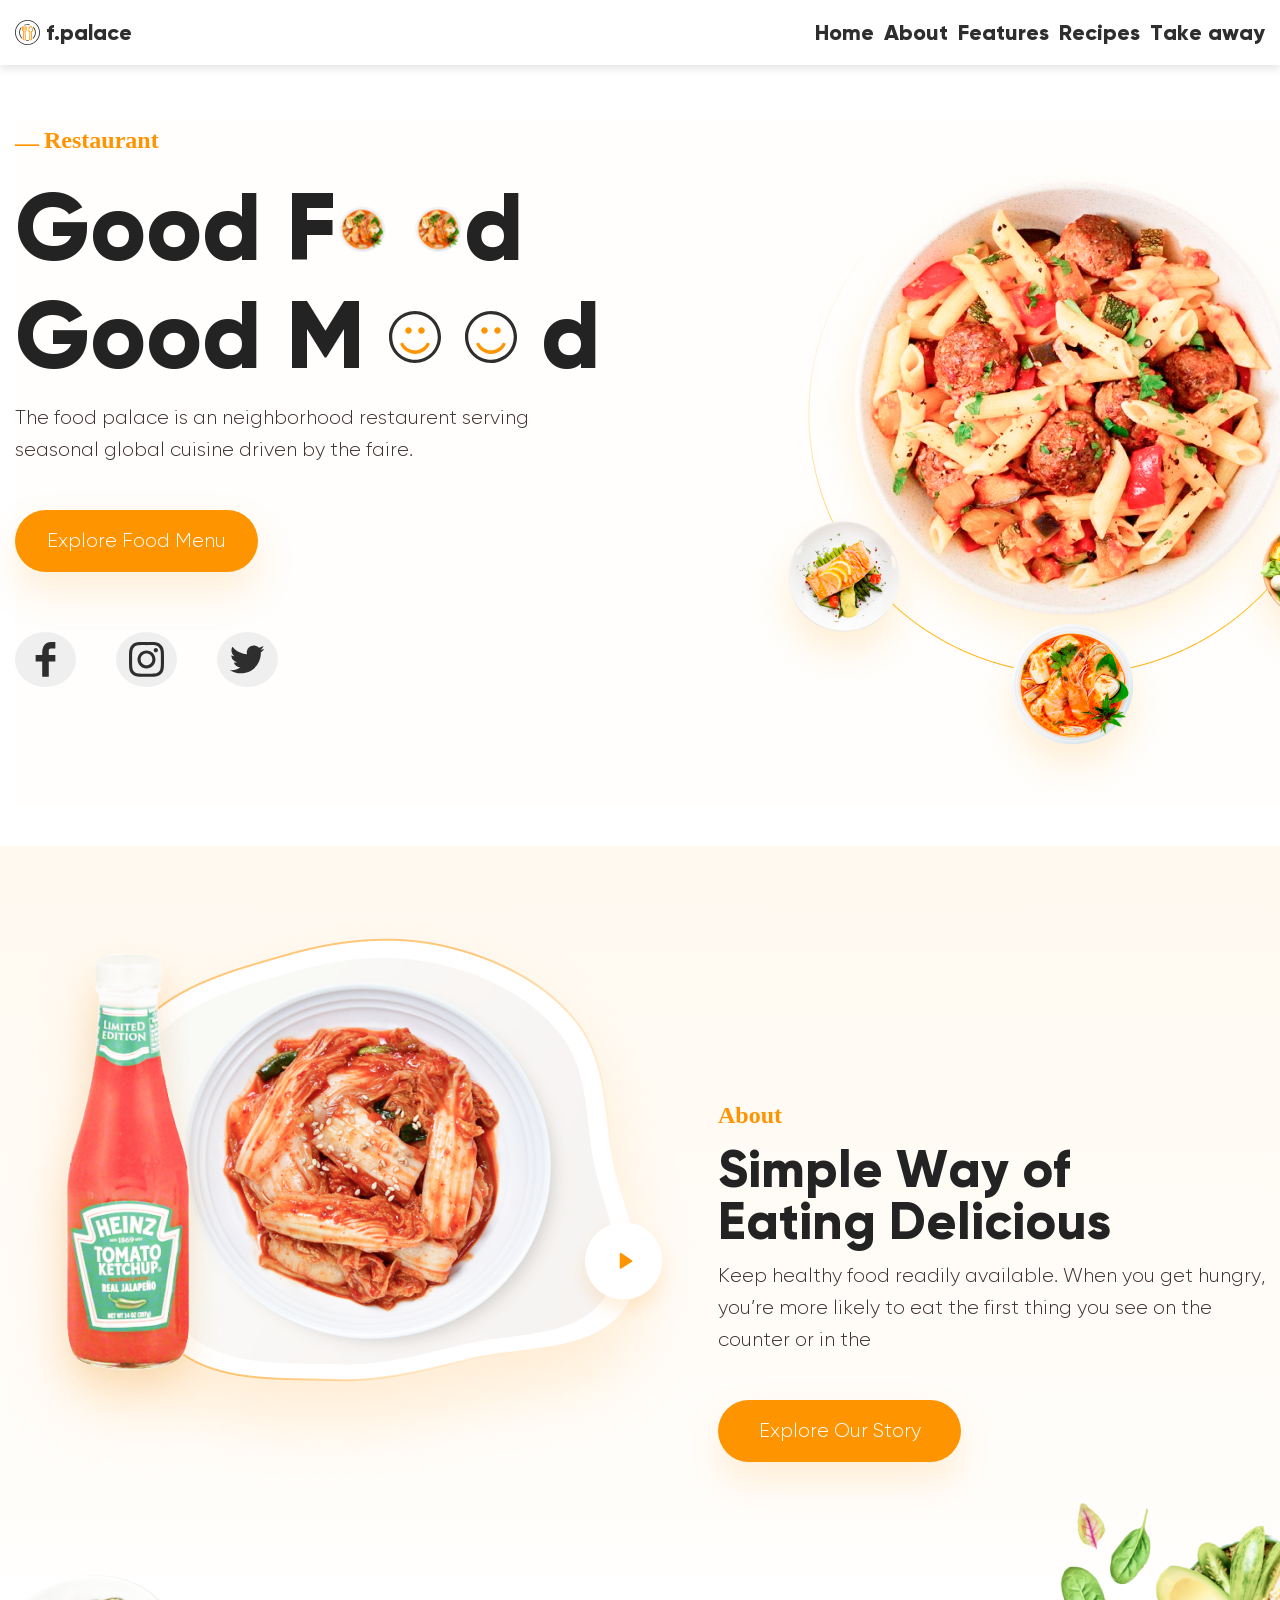
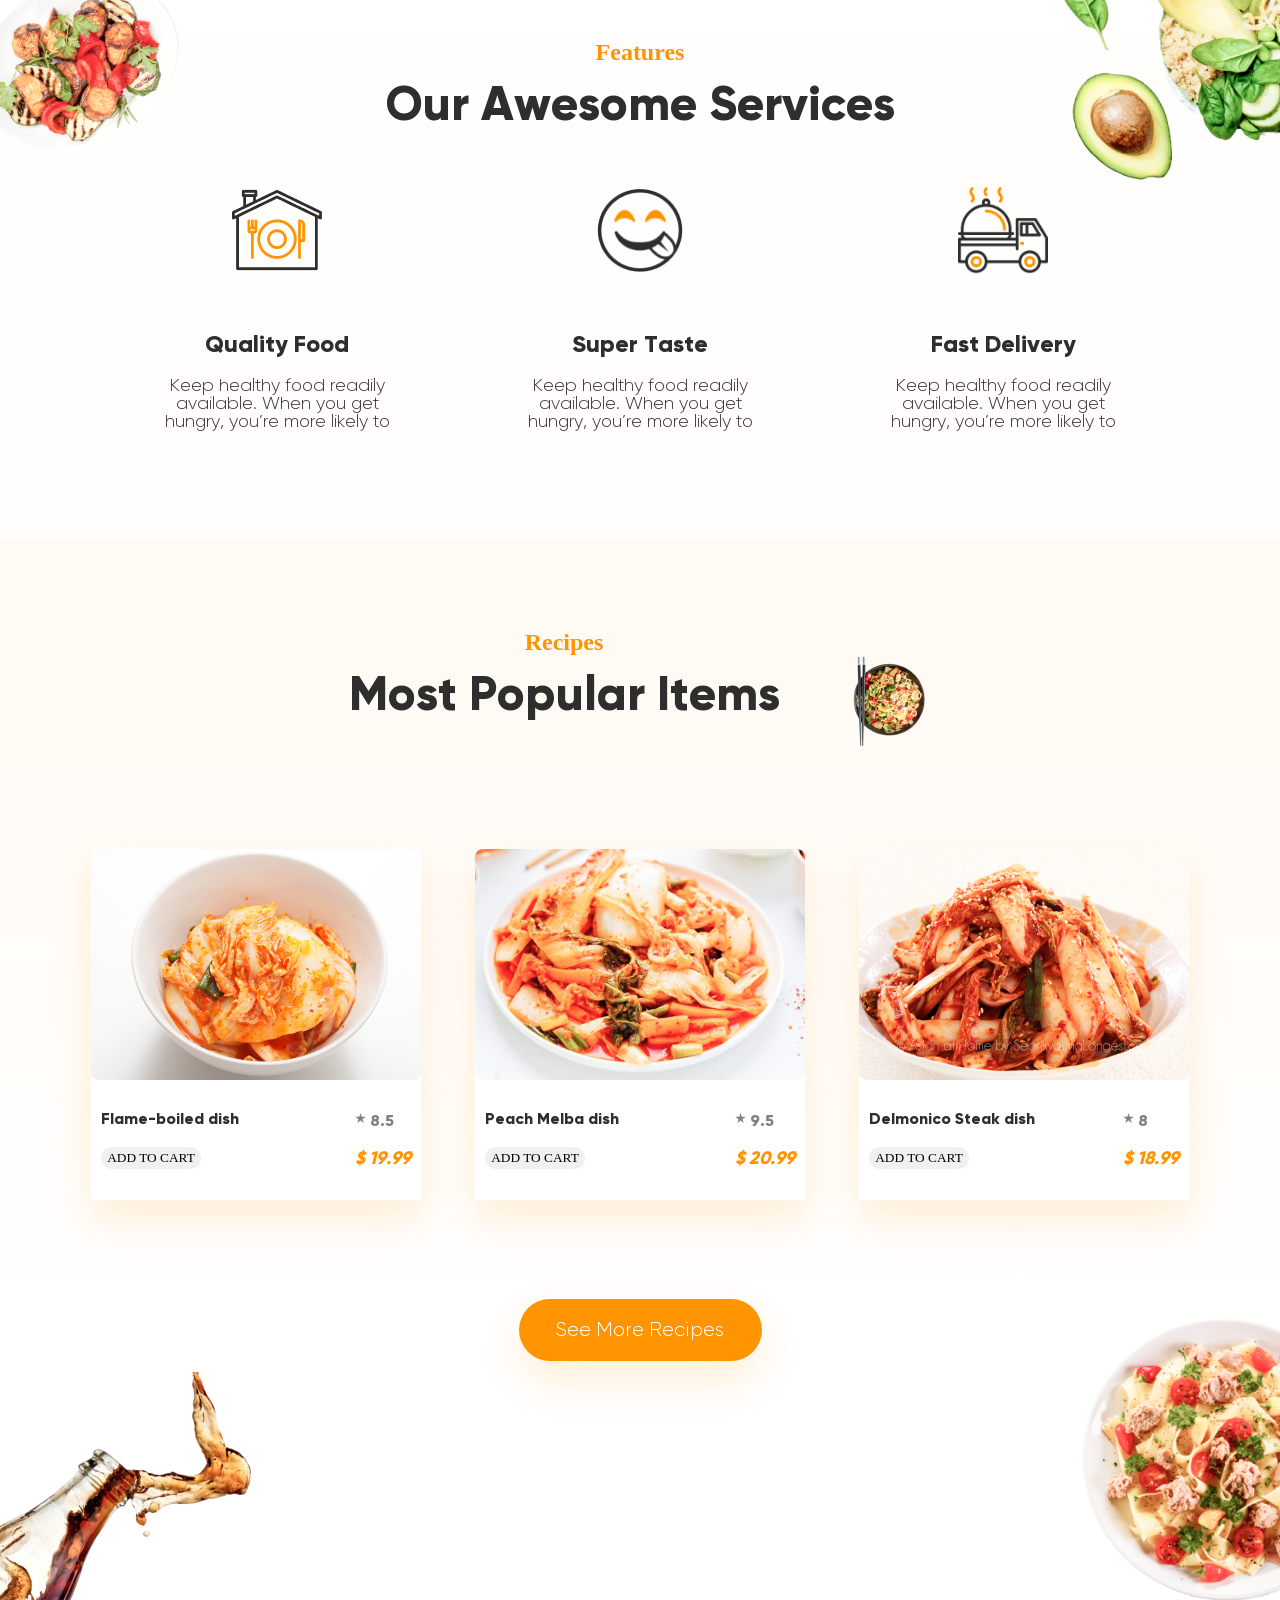
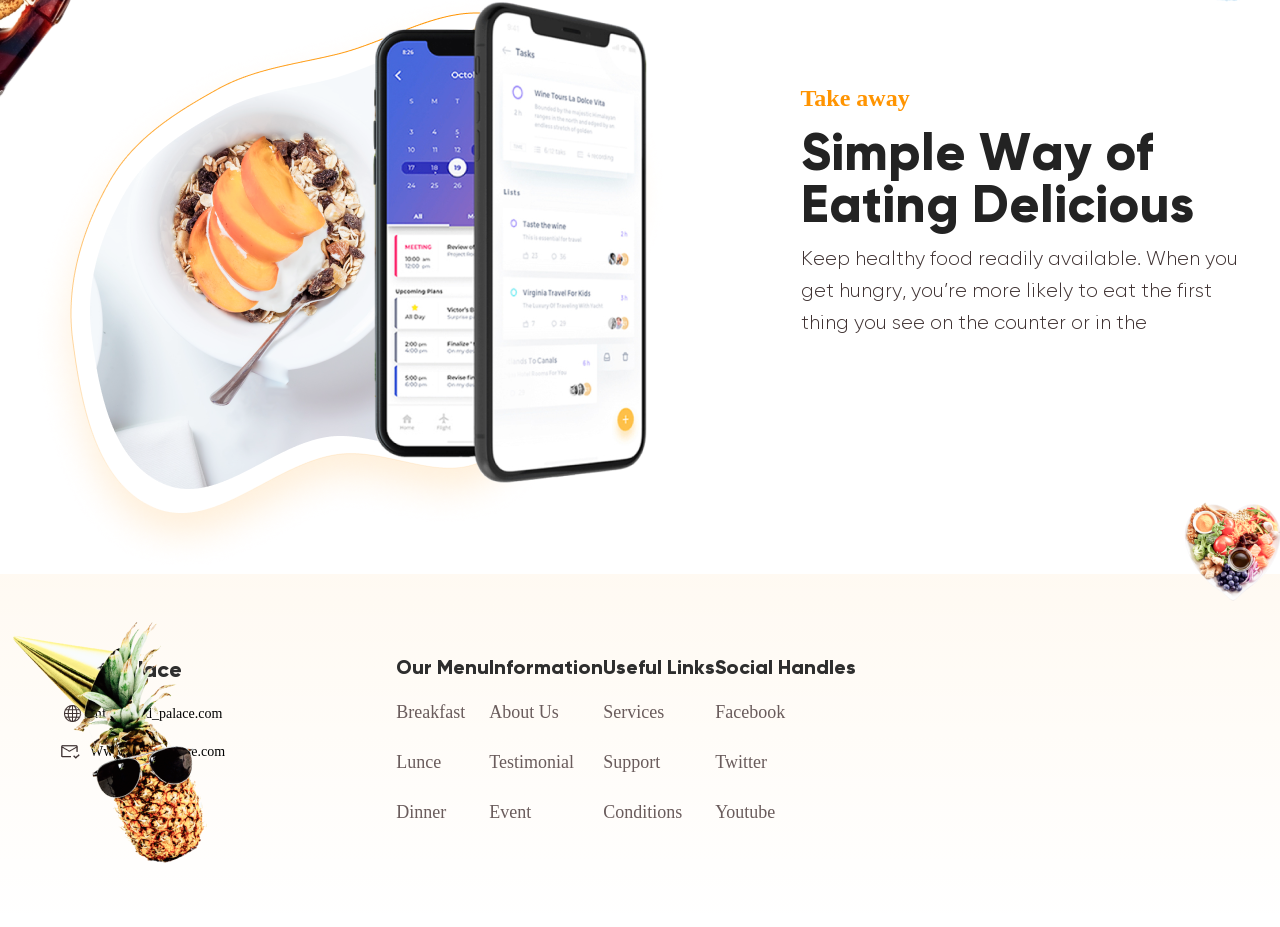
<file: index.html>
<!doctype html>
<html lang="ru">
    <head>
   <meta charset="UTF-8">
   <meta http-equiv="imagetoolbar" content="no" />
   <meta http-equiv="msthemecompatible" content="no" />
   <meta http-equiv="X-UA-Compatible" content="IE=edge">
   <meta name="viewport" content="width=device-width, initial-scale=1.0">
   <meta name="format-detection" content="telephone=no, email=no, address=no, date=no" />
   <meta name="description" content="© Food">
   <!-- Для современных браузеров -->
<link rel="shortcut icon" href="./favicon.svg" type="image/x-icon">
<!-- Для Apple Touch и iOS-->
<link rel="apple-touch-icon" href="apple-touch-icon.png">
<!-- Для Android -->
<link rel="manifest" href="manifest.json">
   
   <link rel="stylesheet" type="text/css" href="./css/style.min.css">
   
   <title>Good Food</title>
</head>

    <body>
        <div class="wrapper">
            <!-- <div class="container"> -->
            <header class="header"><div class="nav">
    <div class="container">
        <div class="nav__logo">
            <img src="./images/food-logo.svg" />
            <div class="nav__name">F.palace</div>
        </div>
        <div data-burger><span></span></div>
        <nav class="menu" data-menu>
   <ul class="menu__body" data-menu-list>
      <li class="menu__item" data-menu-item><a href="#home">Home</a></li><li class="menu__item" data-menu-item><a href="#about">About</a></li><li class="menu__item" data-menu-item><a href="#features">Features</a></li><li class="menu__item" data-menu-item><a href="#recipes">Recipes</a></li><li class="menu__item" data-menu-item><a href="#takeaway">Take away</a></li>
   </ul>
</nav>
    </div>
</div>
</header>

            <!-- </div> -->
            <main class="main">
                <div class="container">
                    <section id="home">
    <div class="home">
        <div class="home__left">
            <div class="text__menu">
                <p class="line">__</p>
                <p>Restaurant</p>
            </div>
            <div class="home__title">
                Good F<img class="home__smile" src="./images/home-food1.svg" alt="smile" />
                <img class="home__smile" src="./images/home-food1.svg" alt="smile" />d
            </div>
            <div class="home__title">
                Good M
                <img class="home__smile" src="./images/home-smile.svg" alt="smile" />
                <img class="home__smile" src="./images/home-smile.svg" alt="smile" />
                d
            </div>
            <p class="home_subtitle">
                The food palace is an neighborhood restaurent serving seasonal
                global cuisine driven by the faire.
            </p>
            <button class="btn">Explore food menu</button>
            <div class="social">
                <button class="btn__icon">
                    <img class="social__icon" src="./images/face.svg" alt="" srcset="" />
                </button>
                <button class="btn__icon">
                    <img class="social__icon" src="./images/instagram.svg" alt="" srcset="" />
                </button>
                <button class="btn__icon">
                    <img class="social__icon" src="./images/twitter.svg" alt="" srcset="" />
                </button>
            </div>
        </div>
        <div class="home__right">
            <img src="./images/Image 4.png" alt="food" srcset="" />
        </div>
    </div>
</section>

                </div>
                <section class="section__about" id="about">
    <div class="about container">
        <div class="about__right">
            <img class="img" src="./images/about.png" alt="food" srcset="" />
        </div>
        <div class="about__left">
            <div class="text__menu">
                <!-- <p class="line">__</p> -->
                <p>About</p>
            </div>
            <div class="about__title">Simple Way of</div>
            <div class="about__title">Eating Delicious</div>
            <p class="about_subtitle">
                Keep healthy food readily available. When you get hungry, you’re
                more likely to eat the first thing you see on the counter or in
                the
            </p>
            <button class="btn">Explore our story</button>
        </div>
    </div>
</section>

                <section class="feature__block" id="features">
    <div class="wrapper__img">
        <img class="img__left" src="./images/features1.png" alt="" />
        <img class="img__right" src="./images/features3.png" alt="" />
    </div>
    <div class="container">
        <div class="feature">
            <p class="text__menu">Features</p>
            <h1 class="service">Our Awesome Services</h1>
            <div class="delivery"><!-- подключен скрипт feature --></div>
        </div>
    </div>
</section>

                <section class="recipes__wrapper" id="recipes">
    <div class="recipes container">
        <div class="recipes__head">
            <div class="recipes__text">
                <p class="text__menu">Recipes</p>
                <h1 class="recipes__subtitle">Most Popular Items</h1>
            </div>
            <img class="recipes__img" src="./images/recipes/recipes.png" />
        </div>
        <div class="recipes__cards"><!-- подключен скрипт recipes --></div>
        <button class="btn padding">See more recipes</button>
    </div>
</section>

                <section class="takeaway__block" id="takeaway">
    <div class="wrapper__img">
        <img class="img__left" src="./images/takeaway/7.png" alt="" />
        <img class="img__right" src="./images/takeaway/4.png" alt="" />
    </div>
    <div class="container">
        <div class="takeaway">
            <div class="takeaway__left">
                <img src="./images/takeaway/takeaway.png" alt="takeaway" srcset="" />
            </div>
            <div class="takeaway__right">
                <div class="text__menu">
                    <!-- <p class="line">__</p> -->
                    <p>Take away</p>
                </div>
                <div class="about__title">Simple Way of</div>
                <div class="about__title">Eating Delicious</div>
                <p class="about_subtitle">
                    Keep healthy food readily available. When you get hungry,
                    you’re more likely to eat the first thing you see on the
                    counter or in the
                </p>
                <!-- <button class="btn">Explore our story</button> -->
            </div>
        </div>
    </div>
</section>

            </main>
            <footer class="footer">
    <div class="footer__img">
        <img class="img__left" src="./images/footer/8.png" alt="" />
        <img class="img__right" src="./images/footer/5.png" alt="" />
    </div>
    <div class="container">
        <div class="footer__wrapper">
            <div class="contact">
                <div class="contact__logo">
                    <img src="./images/food-logo.svg" />
                    <div class="contact__name">F.palace</div>
                </div>
                <div class="email">
                    <div class="email__contact">
                        <img src="./images/footer/bi_globe.png" alt="" />
                        <p>info@food_palace.com</p>
                    </div>
                    <div class="email__site">
                        <img src="./images/footer/Frame 54.png" alt="" />
                        <p>Www.Food_palace.com</p>
                    </div>
                </div>
            </div>
            <div class="footer__information">
                <!-- подключается скрипт footerRender() -->
            </div>
        </div>
    </div>
</footer>

        </div>
        <script src="./js/script.min.js"></script>
    </body>
</html>
</file>
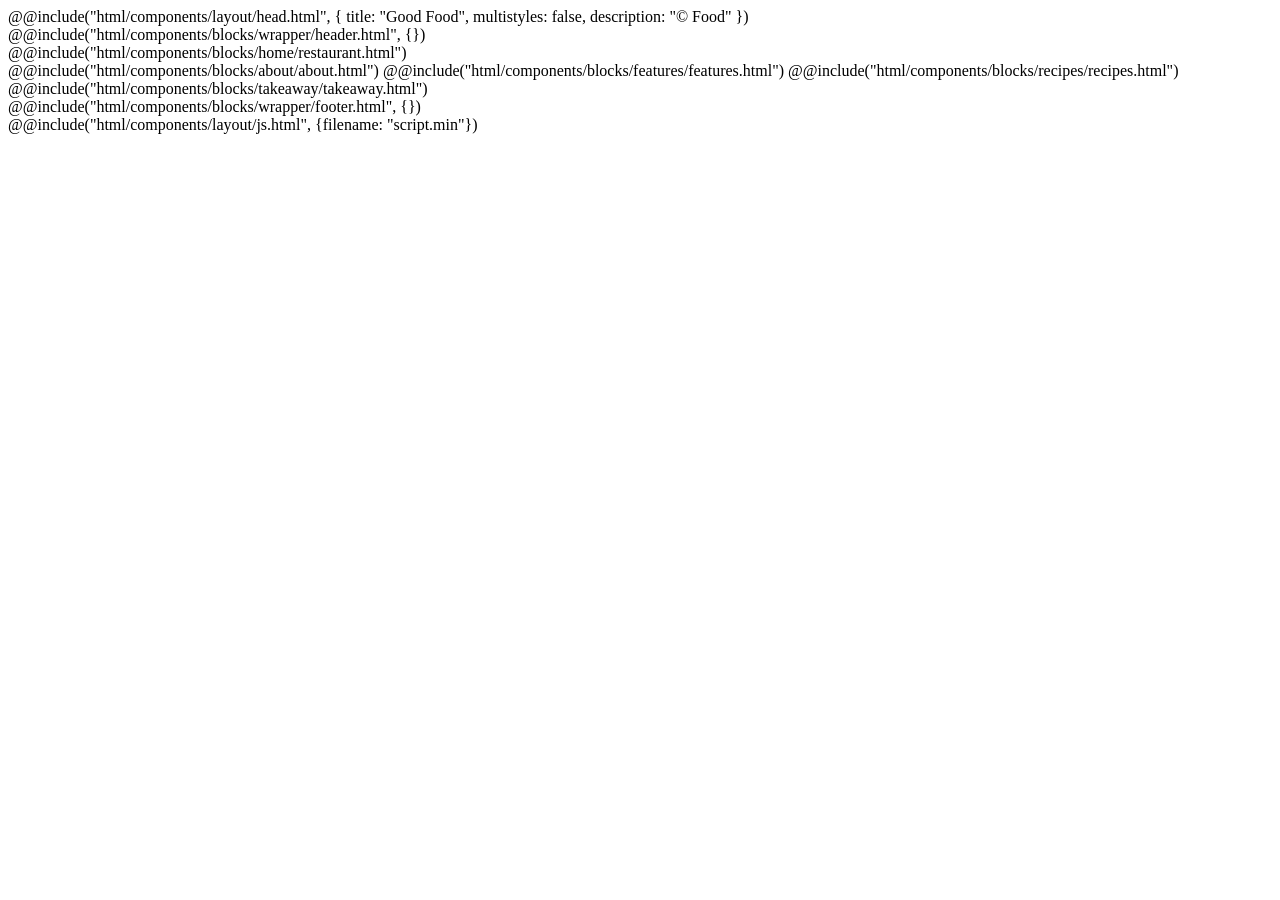
<file: src/index.html>
<!doctype html>
<html lang="ru">
    @@include("html/components/layout/head.html", { title: "Good Food",
    multistyles: false, description: "© Food" })

    <body>
        <div class="wrapper">
            <!-- <div class="container"> -->
            @@include("html/components/blocks/wrapper/header.html", {})
            <!-- </div> -->
            <main class="main">
                <div class="container">
                    @@include("html/components/blocks/home/restaurant.html")
                </div>
                @@include("html/components/blocks/about/about.html")
                @@include("html/components/blocks/features/features.html")
                @@include("html/components/blocks/recipes/recipes.html")
                @@include("html/components/blocks/takeaway/takeaway.html")
            </main>
            @@include("html/components/blocks/wrapper/footer.html", {})
        </div>
        @@include("html/components/layout/js.html", {filename: "script.min"})
    </body>
</html>
</file>
<file: css/style.min.css>
@charset "UTF-8";
@media (prefers-reduced-motion: no-preference) {
  html {
    scroll-behavior: smooth;
  }
}

* {
  -webkit-tap-highlight-color: transparent;
}

@font-face {
  font-family: "Gilroy";
  font-display: swap;
  src: url("../fonts/Gilroy-ExtraBold.woff2") format("woff2"), url("../fonts/Gilroy-ExtraBold.woff") format("woff");
  font-weight: 800;
  font-style: normal;
}
@font-face {
  font-family: "Gilroy";
  font-display: swap;
  src: url("../fonts/Gilroy-Light.woff2") format("woff2"), url("../fonts/Gilroy-Light.woff") format("woff");
  font-weight: 300;
  font-style: normal;
}
.btn {
  margin-top: 3.1428571429rem;
  color: #fff;
  font-family: "Gilroy";
  font-size: 20px;
  font-style: normal;
  font-weight: 500;
  line-height: 30px; /* 150% */
  text-transform: capitalize;
  width: 243px;
  height: 62px;
  -ms-flex-negative: 0;
      flex-shrink: 0;
  border-radius: 31px;
  background: #ff9401;
  -webkit-box-shadow: 0px 20px 40px 0px rgba(255, 148, 1, 0.15);
          box-shadow: 0px 20px 40px 0px rgba(255, 148, 1, 0.15);
  -webkit-transition: scale 0.4s ease-in-out;
  transition: scale 0.4s ease-in-out;
}
.btn:hover {
  scale: 1.1;
}

* {
  padding: 0;
  margin: 0;
  border: 0;
}

*,
*:before,
*:after {
  -webkit-box-sizing: border-box;
          box-sizing: border-box;
}

:focus,
:active {
  outline: none;
}

a:focus,
a:active {
  outline: none;
}

nav,
footer,
header,
aside {
  display: block;
}

html,
body {
  height: 100%;
  width: 100%;
  color: var(--default-text-color, #000000);
  font-size: 100%;
  line-height: 1;
  font-size: 14px;
  -ms-text-size-adjust: 100%;
  -moz-text-size-adjust: 100%;
  -webkit-text-size-adjust: 100%;
}

input,
button,
textarea {
  font-family: inherit;
}

input::-ms-clear {
  display: none;
}

button {
  cursor: pointer;
}

button::-moz-focus-inner {
  padding: 0;
  border: 0;
}

a,
a:visited {
  text-decoration: none;
}

a:hover {
  text-decoration: none;
}

ul li {
  list-style: none;
}

img {
  vertical-align: top;
}

h1,
h2,
h3,
h4,
h5,
h6 {
  font-size: inherit;
  font-weight: inherit;
}

/*-------------------------------------------------------------------------------------------------*/
body {
  padding-top: 80px; /* Отступ, чтобы навигация не перекрывала контент */
}

.wrapper {
  min-height: 100%;
  display: -webkit-box;
  display: -ms-flexbox;
  display: flex;
  -webkit-box-orient: vertical;
  -webkit-box-direction: normal;
      -ms-flex-direction: column;
          flex-direction: column;
  overflow-x: clip;
}
.wrapper > * {
  min-width: 0;
}

.container,
[class*=__container] {
  -webkit-box-sizing: content-box;
          box-sizing: content-box;
  max-width: 114.2857142857rem;
  margin: 0 auto;
  width: calc(100% - 30px);
  padding: 0 1.0714285714rem;
  height: 100%;
}

.lock {
  overflow: hidden !important;
  -ms-touch-action: none !important;
      touch-action: none !important;
}

.text__menu {
  display: -webkit-box;
  display: -ms-flexbox;
  display: flex;
  -webkit-box-pack: start;
      -ms-flex-pack: start;
          justify-content: start;
  gap: 5px;
  -webkit-box-align: center;
      -ms-flex-align: center;
          align-items: center;
  color: #ff9401;
  font-size: 24px;
  font-style: normal;
  font-weight: 600;
  line-height: 30px;
  padding-bottom: 13px;
}

.wrapper__img {
  position: relative;
  margin-top: 62px;
}

.img__left {
  position: absolute;
  top: -110px;
  left: 0;
}
@media (max-width: 1024.5px) {
  .img__left {
    width: 100px;
  }
}

.img__right {
  position: absolute;
  top: -160px;
  right: 0;
}
@media (max-width: 1024.5px) {
  .img__right {
    width: 100px;
    top: -80px;
  }
}

.menu__body {
  height: 100%;
  display: -webkit-box;
  display: -ms-flexbox;
  display: flex;
  -webkit-box-pack: justify;
      -ms-flex-pack: justify;
          justify-content: space-between;
  -webkit-box-align: center;
      -ms-flex-align: center;
          align-items: center;
  gap: 10px;
}
@media (max-width: 768.5px) {
  .menu__body {
    -webkit-box-orient: vertical;
    -webkit-box-direction: normal;
        -ms-flex-direction: column;
            flex-direction: column;
  }
}
.menu__item a {
  color: #2e2e2e;
  font-family: Gilroy;
  font-size: 22px;
  font-weight: 700;
}

.container {
  display: -webkit-box;
  display: -ms-flexbox;
  display: flex;
  -webkit-box-pack: justify;
      -ms-flex-pack: justify;
          justify-content: space-between;
  -webkit-box-align: center;
      -ms-flex-align: center;
          align-items: center;
}

.nav {
  padding-top: 20px;
  padding-bottom: 20px;
  display: -webkit-box;
  display: -ms-flexbox;
  display: flex;
  -webkit-box-pack: justify;
      -ms-flex-pack: justify;
          justify-content: space-between;
  -webkit-box-align: center;
      -ms-flex-align: center;
          align-items: center;
  position: fixed; /* Сделать навигацию фиксированной */
  top: 0; /* Привязать к верхней части страницы */
  left: 0; /* Привязать к левому краю */
  width: 100%; /* Занимает полную ширину */
  z-index: 1000; /* Обеспечить отображение поверх других элементов */
  background-color: white; /* Цвет фона навигации */
  -webkit-box-shadow: 0 4px 8px rgba(0, 0, 0, 0.1);
          box-shadow: 0 4px 8px rgba(0, 0, 0, 0.1); /* Немного тени для эффекта подъема */
}

.nav__logo {
  display: -webkit-box;
  display: -ms-flexbox;
  display: flex;
  -webkit-box-pack: justify;
      -ms-flex-pack: justify;
          justify-content: space-between;
  -webkit-box-align: center;
      -ms-flex-align: center;
          align-items: center;
  gap: 6px;
}

.nav__name {
  color: #2e2e2e;
  font-family: Gilroy;
  font-size: 22px;
  font-weight: 700;
  text-transform: lowercase;
}

.nav__center {
  padding-left: 180px;
}

.nav__icon {
  display: -webkit-box;
  display: -ms-flexbox;
  display: flex;
  -webkit-box-pack: justify;
      -ms-flex-pack: justify;
          justify-content: space-between;
  -webkit-box-align: center;
      -ms-flex-align: center;
          align-items: center;
  gap: 62px;
}

.img__btn {
  cursor: pointer;
}

.header {
  height: -webkit-fit-content;
  height: -moz-fit-content;
  height: fit-content;
}

.home {
  display: -webkit-box;
  display: -ms-flexbox;
  display: flex;
  -webkit-box-pack: start;
      -ms-flex-pack: start;
          justify-content: start;
  margin-top: 2.8571428571rem;
  background-color: #fffefc;
}
@media (max-width: 576.5px) {
  .home {
    display: -webkit-box;
    display: -ms-flexbox;
    display: flex;
    -webkit-box-orient: vertical;
    -webkit-box-direction: reverse;
        -ms-flex-direction: column-reverse;
            flex-direction: column-reverse;
    -webkit-box-pack: center;
        -ms-flex-pack: center;
            justify-content: center;
    -webkit-box-align: center;
        -ms-flex-align: center;
            align-items: center;
    padding: 10px;
  }
}
@media (max-width: 768.5px) {
  .home {
    -webkit-box-orient: vertical;
    -webkit-box-direction: reverse;
        -ms-flex-direction: column-reverse;
            flex-direction: column-reverse;
  }
}

.home__left {
  width: 42.1428571429rem;
}
@media (max-width: 576.5px) {
  .home__left {
    width: 100%;
  }
}

.line {
  margin-bottom: 0.7142857143rem;
}

.home__smile {
  margin-top: 2.1428571429rem;
  width: 52px;
  height: 52px;
  -ms-flex-negative: 0;
      flex-shrink: 0;
}
@media (max-width: 576.5px) {
  .home__smile {
    width: 38px;
    height: 38px;
  }
}

.home__title {
  color: #232323;
  font-family: "Gilroy";
  font-size: 96px;
  font-style: normal;
  font-weight: 800;
  line-height: 108px;
}
@font-face {
  font-family: "Gilroy";
  src: url("../fonts/Gilroy-ExtraBold.woff2") format("woff2");
  font-weight: 800;
  font-display: swap;
  font-style: normal;
}
@media (max-width: 576.5px) {
  .home__title {
    font-size: 48px;
  }
}

.home_subtitle {
  margin-top: 0.9285714286rem;
  color: #3f3232;
  font-family: "Gilroy";
  font-size: 20px;
  font-style: normal;
  font-weight: 400;
  line-height: 160%; /* 32px */
}

.social {
  margin-top: 4.2857142857rem;
  display: -webkit-box;
  display: -ms-flexbox;
  display: flex;
  gap: 40px;
}

.social__icon {
  width: 35px;
  height: 35px;
}

.btn__icon {
  padding: 10px 13px;
  border-radius: 100%;
}

@media (max-width: 576.5px) {
  .home__right {
    display: none;
    width: 200px;
    margin-left: -620px;
  }
}
@media (max-width: 768.5px) {
  .home__right {
    margin-left: -220px;
  }
}

.section__about {
  background: -webkit-gradient(linear, left top, left bottom, from(rgba(255, 148, 1, 0.05)), to(rgba(255, 237, 211, 0)));
  background: linear-gradient(180deg, rgba(255, 148, 1, 0.05) 0%, rgba(255, 237, 211, 0) 100%);
}

.about {
  background: -webkit-gradient(linear, left top, left bottom, from(rgba(255, 148, 1, 0.05)), to(rgba(255, 237, 211, 0)));
  background: linear-gradient(180deg, rgba(255, 148, 1, 0.05) 0%, rgba(255, 237, 211, 0) 100%);
  display: -webkit-box;
  display: -ms-flexbox;
  display: flex;
  -webkit-box-pack: justify;
      -ms-flex-pack: justify;
          justify-content: space-between;
  margin-top: 2.8571428571rem;
  background-color: #fffefc;
}
@media (max-width: 576.5px) {
  .about {
    display: -webkit-box;
    display: -ms-flexbox;
    display: flex;
    -webkit-box-orient: vertical;
    -webkit-box-direction: reverse;
        -ms-flex-direction: column-reverse;
            flex-direction: column-reverse;
    -webkit-box-pack: center;
        -ms-flex-pack: center;
            justify-content: center;
    -webkit-box-align: center;
        -ms-flex-align: center;
            align-items: center;
    padding: 10px;
  }
}
@media (max-width: 768.5px) {
  .about {
    -webkit-box-orient: vertical;
    -webkit-box-direction: reverse;
        -ms-flex-direction: column-reverse;
            flex-direction: column-reverse;
  }
}

.about__left {
  margin-top: 140px;
  width: 40rem;
}
@media (max-width: 576.5px) {
  .about__left {
    width: 100%;
    margin-bottom: 40px;
  }
}

.about__menu {
  display: -webkit-box;
  display: -ms-flexbox;
  display: flex;
  -webkit-box-pack: start;
      -ms-flex-pack: start;
          justify-content: start;
  gap: 0.3571428571rem;
  -webkit-box-align: center;
      -ms-flex-align: center;
          align-items: center;
  color: #ff9401;
  font-size: 24px;
  font-style: normal;
  font-weight: 600;
  line-height: 30px;
  margin-bottom: 24px;
}

.line {
  margin-bottom: 0.7142857143rem;
}

.about__title {
  color: #232323;
  font-family: "Gilroy";
  font-size: 52px;
  font-style: normal;
  font-weight: 800;
}
@font-face {
  font-family: "Gilroy";
  src: url("../fonts/Gilroy-ExtraBold.woff2") format("woff2");
  font-weight: 800;
  font-display: swap;
  font-style: normal;
}
@media (max-width: 576.5px) {
  .about__title {
    font-size: 48px;
  }
}

.about_subtitle {
  margin-top: 0.9285714286rem;
  color: #3f3232;
  font-family: "Gilroy";
  font-size: 20px;
  font-style: normal;
  font-weight: 400;
  line-height: 160%; /* 32px */
}

.img {
  margin-top: -120px;
  margin-left: -150px;
}
@media (max-width: 576.5px) {
  .img {
    width: 500px;
    margin-left: 30px;
  }
}
.feature__block {
  background-color: #fffefc;
}

.feature {
  margin: 0 auto;
  display: -webkit-box;
  display: -ms-flexbox;
  display: flex;
  -webkit-box-orient: vertical;
  -webkit-box-direction: normal;
      -ms-flex-direction: column;
          flex-direction: column;
  -webkit-box-pack: center;
      -ms-flex-pack: center;
          justify-content: center;
  -webkit-box-align: center;
      -ms-flex-align: center;
          align-items: center;
}
@media (max-width: 768.5px) {
  .feature {
    width: 300px;
    -webkit-box-pack: center;
        -ms-flex-pack: center;
            justify-content: center;
    -webkit-box-align: center;
        -ms-flex-align: center;
            align-items: center;
    padding: 10px;
  }
}

.service {
  color: #2e2e2e;
  font-family: Gilroy;
  font-size: 48px;
  font-weight: 700;
  margin-bottom: 57px;
}
@media (max-width: 576.5px) {
  .service {
    font-size: 32px;
  }
}

.delivery {
  display: -webkit-box;
  display: -ms-flexbox;
  display: flex;
  -ms-flex-pack: distribute;
      justify-content: space-around;
  -webkit-box-align: center;
      -ms-flex-align: center;
          align-items: center;
  gap: 118px;
  margin-bottom: 110px;
}
@media (max-width: 1024.5px) {
  .delivery {
    -webkit-box-orient: vertical;
    -webkit-box-direction: normal;
        -ms-flex-direction: column;
            flex-direction: column;
  }
}

.delivery__service {
  display: -webkit-box;
  display: -ms-flexbox;
  display: flex;
  -webkit-box-orient: vertical;
  -webkit-box-direction: normal;
      -ms-flex-direction: column;
          flex-direction: column;
  -webkit-box-align: center;
      -ms-flex-align: center;
          align-items: center;
  -webkit-box-pack: center;
      -ms-flex-pack: center;
          justify-content: center;
  width: 245px;
}
.delivery__service img {
  padding-bottom: 57px;
  width: 90px;
}

.service__name {
  color: #2e2e2e;
  padding-bottom: 20px;
  font-family: Gilroy;
  font-size: 24px;
  font-style: normal;
  font-weight: 700;
}
@font-face {
  font-family: "Gilroy";
  src: url("../fonts/Gilroy-ExtraBold.woff2") format("woff2");
  font-weight: 700;
  font-display: swap;
  font-style: normal;
}

.service__text {
  color: #3f3232;
  text-align: center;
  font-family: Gilroy;
  font-size: 18px;
  font-style: normal;
  font-weight: 100;
}
@font-face {
  font-family: "Gilroy";
  src: url("../fonts/Gilroy-Light.woff2") format("woff2");
  font-weight: 100;
  font-display: swap;
  font-style: normal;
}

.takeaway {
  margin: 0 auto;
  display: -webkit-box;
  display: -ms-flexbox;
  display: flex;
  -webkit-box-pack: center;
      -ms-flex-pack: center;
          justify-content: center;
  -webkit-box-align: center;
      -ms-flex-align: center;
          align-items: center;
  gap: 118px;
}

.takeaway__left {
  margin-top: 131px;
}
@media (max-width: 1024.5px) {
  .takeaway__left {
    display: none;
  }
}

.takeaway__right {
  width: 450px;
}
@media (max-width: 1024.5px) {
  .takeaway__right {
    width: 100%;
    padding-bottom: 40px;
  }
}

.recipes__wrapper {
  padding-top: 87px;
  background: -webkit-gradient(linear, left top, left bottom, from(rgba(255, 148, 1, 0.05)), to(rgba(255, 237, 211, 0)));
  background: linear-gradient(180deg, rgba(255, 148, 1, 0.05) 0%, rgba(255, 237, 211, 0) 100%);
}

.recipes {
  display: -webkit-box;
  display: -ms-flexbox;
  display: flex;
  -webkit-box-orient: vertical;
  -webkit-box-direction: normal;
      -ms-flex-direction: column;
          flex-direction: column;
  -webkit-box-align: center;
      -ms-flex-align: center;
          align-items: center;
}

.recipes__head {
  display: -webkit-box;
  display: -ms-flexbox;
  display: flex;
  gap: 66px;
  -webkit-box-pack: center;
      -ms-flex-pack: center;
          justify-content: center;
  -webkit-box-align: center;
      -ms-flex-align: center;
          align-items: center;
}

.recipes__text {
  margin: 0 auto;
  display: -webkit-box;
  display: -ms-flexbox;
  display: flex;
  -webkit-box-orient: vertical;
  -webkit-box-direction: normal;
      -ms-flex-direction: column;
          flex-direction: column;
  -webkit-box-pack: center;
      -ms-flex-pack: center;
          justify-content: center;
  -webkit-box-align: center;
      -ms-flex-align: center;
          align-items: center;
}

.recipes__subtitle {
  color: #2e2e2e;
  font-family: Gilroy;
  font-size: 48px;
  font-weight: 700;
  margin-bottom: 57px;
}

@media (max-width: 576.5px) {
  .recipes__img {
    display: none;
  }
}

.recipes__cards {
  margin-bottom: 55px;
  padding-top: 74px;
  display: -webkit-box;
  display: -ms-flexbox;
  display: flex;
  gap: 54px;
}
@media (max-width: 1024.5px) {
  .recipes__cards {
    -webkit-box-orient: vertical;
    -webkit-box-direction: normal;
        -ms-flex-direction: column;
            flex-direction: column;
  }
}

.card {
  background-color: #fff;
  -webkit-box-shadow: 0px 20px 40px 0px rgba(255, 148, 1, 0.15);
          box-shadow: 0px 20px 40px 0px rgba(255, 148, 1, 0.15);
}

.card__data {
  display: -webkit-box;
  display: -ms-flexbox;
  display: flex;
  -webkit-box-align: center;
      -ms-flex-align: center;
          align-items: center;
  -webkit-box-pack: justify;
      -ms-flex-pack: justify;
          justify-content: space-between;
  height: 120px;
  padding: 0 10px;
}

.card__left {
  display: -webkit-box;
  display: -ms-flexbox;
  display: flex;
  -webkit-box-orient: vertical;
  -webkit-box-direction: normal;
      -ms-flex-direction: column;
          flex-direction: column;
  gap: 20px;
}

.card__title {
  color: #2e2e2e;
  font-family: Gilroy;
  font-size: 16px;
  font-style: normal;
  font-weight: 700;
}

.card__btn {
  width: 100px;
  height: 22px;
  -ms-flex-negative: 0;
      flex-shrink: 0;
  border-radius: 15px;
  background: rgba(196, 196, 196, 0.26);
}

.card__right {
  display: -webkit-box;
  display: -ms-flexbox;
  display: flex;
  -webkit-box-orient: vertical;
  -webkit-box-direction: normal;
      -ms-flex-direction: column;
          flex-direction: column;
  gap: 20px;
}

.card__rating {
  color: #818181;
  font-family: Gilroy;
  font-size: 16px;
  font-style: normal;
  font-weight: 600;
}

.card__price {
  color: #ff9401;
  font-family: Gilroy;
  font-size: 18px;
  font-style: italic;
  font-weight: 700;
}

.padding {
  margin-bottom: 25px;
}

.main {
  -webkit-box-flex: 1;
      -ms-flex: 1 1 auto;
          flex: 1 1 auto;
}

.footer {
  padding-top: 83px;
  padding-bottom: 100px;
  background: -webkit-gradient(linear, left top, left bottom, from(rgba(255, 148, 1, 0.05)), to(rgba(255, 237, 211, 0)));
  background: linear-gradient(180deg, rgba(255, 148, 1, 0.05) 0%, rgba(255, 237, 211, 0) 100%);
}

.footer__img {
  position: relative;
}

.footer__wrapper {
  display: -webkit-box;
  display: -ms-flexbox;
  display: flex;
  -webkit-box-align: start;
      -ms-flex-align: start;
          align-items: flex-start;
  gap: 171px;
}
@media (max-width: 1024.5px) {
  .footer__wrapper {
    -webkit-box-orient: vertical;
    -webkit-box-direction: normal;
        -ms-flex-direction: column;
            flex-direction: column;
    -webkit-box-pack: center;
        -ms-flex-pack: center;
            justify-content: center;
    -webkit-box-align: center;
        -ms-flex-align: center;
            align-items: center;
    gap: 60px;
  }
}

.contact {
  display: -webkit-box;
  display: -ms-flexbox;
  display: flex;
  -webkit-box-orient: vertical;
  -webkit-box-direction: normal;
      -ms-flex-direction: column;
          flex-direction: column;
  -webkit-box-align: start;
      -ms-flex-align: start;
          align-items: start;
  -webkit-box-pack: justify;
      -ms-flex-pack: justify;
          justify-content: space-between;
  gap: 23px;
  padding-left: 46px;
}

.contact__logo {
  display: -webkit-box;
  display: -ms-flexbox;
  display: flex;
  -webkit-box-align: center;
      -ms-flex-align: center;
          align-items: center;
  -webkit-box-pack: justify;
      -ms-flex-pack: justify;
          justify-content: space-between;
  gap: 10px;
}

.contact__name {
  color: #2e2e2e;
  font-family: Gilroy;
  font-size: 22px;
  font-style: normal;
  font-weight: 700;
  text-transform: lowercase;
}

.email {
  display: -webkit-box;
  display: -ms-flexbox;
  display: flex;
  -webkit-box-orient: vertical;
  -webkit-box-direction: normal;
      -ms-flex-direction: column;
          flex-direction: column;
  -webkit-box-align: center;
      -ms-flex-align: center;
          align-items: center;
  -webkit-box-pack: justify;
      -ms-flex-pack: justify;
          justify-content: space-between;
  gap: 23px;
}

.email__contact {
  display: -webkit-box;
  display: -ms-flexbox;
  display: flex;
  -webkit-box-align: center;
      -ms-flex-align: center;
          align-items: center;
  -webkit-box-pack: justify;
      -ms-flex-pack: justify;
          justify-content: space-between;
  gap: 10px;
}

.email__site {
  display: -webkit-box;
  display: -ms-flexbox;
  display: flex;
  -webkit-box-align: center;
      -ms-flex-align: center;
          align-items: center;
  -webkit-box-pack: justify;
      -ms-flex-pack: justify;
          justify-content: space-between;
  gap: 10px;
}

.footer__information {
  display: -webkit-box;
  display: -ms-flexbox;
  display: flex;
  width: 100%;
  -webkit-box-align: center;
      -ms-flex-align: center;
          align-items: center;
  -webkit-box-pack: justify;
      -ms-flex-pack: justify;
          justify-content: space-between;
}
@media (max-width: 1024.5px) {
  .footer__information {
    -webkit-box-orient: vertical;
    -webkit-box-direction: normal;
        -ms-flex-direction: column;
            flex-direction: column;
    -webkit-box-align: center;
        -ms-flex-align: center;
            align-items: center;
    -ms-flex-line-pack: center;
        align-content: center;
  }
}

.footer__menu {
  display: -webkit-box;
  display: -ms-flexbox;
  display: flex;
  -webkit-box-orient: vertical;
  -webkit-box-direction: normal;
      -ms-flex-direction: column;
          flex-direction: column;
  gap: 20px;
}

.footer__title {
  color: #2e2e2e;
  font-family: Gilroy;
  font-size: 20px;
  font-style: normal;
  font-weight: 600;
  text-transform: capitalize;
}

.footer__subtitle {
  color: #6a5c5c;
  font-family: "Circular Std";
  font-size: 18px;
  font-style: normal;
  font-weight: 450;
  line-height: 30px; /* 166.667% */
  text-transform: capitalize;
}

[data-burger] {
  display: none;
}

@media (max-width: 768.5px) {
  [data-burger] {
    display: inline-block;
    position: relative;
    top: 0.3571428571rem;
    left: 0.3571428571rem;
    width: 30px;
    height: 24px;
    z-index: 1002;
  }
  [data-burger]::before, [data-burger]::after {
    content: "";
    position: absolute;
    left: 0;
    width: 100%;
    height: 0.2857142857rem;
    border-radius: 0.2857142857rem;
    background-color: var(--burger-color, #006363);
    -webkit-transition: all 0.3s ease 0s;
    transition: all 0.3s ease 0s;
  }
  [data-burger] span {
    position: absolute;
    left: 0;
    top: 50%;
    width: 100%;
    height: 0.2857142857rem;
    border-radius: 0.2857142857rem;
    -webkit-transform: translateY(-50%);
        -ms-transform: translateY(-50%);
            transform: translateY(-50%);
    -webkit-transition: all 0.3s ease 0s;
    transition: all 0.3s ease 0s;
    background-color: var(--burger-color, #006363);
  }
  [data-burger]::before {
    top: 0;
  }
  [data-burger]::after {
    bottom: 0;
  }
  [data-burger].active::before {
    -webkit-transform: translateY(-50%) rotate(45deg);
        -ms-transform: translateY(-50%) rotate(45deg);
            transform: translateY(-50%) rotate(45deg);
    top: 50%;
  }
  [data-burger].active::after {
    -webkit-transform: translateY(-50%) rotate(-45deg);
        -ms-transform: translateY(-50%) rotate(-45deg);
            transform: translateY(-50%) rotate(-45deg);
    top: 50%;
  }
  [data-burger].active span {
    -webkit-transform: scale(0);
        -ms-transform: scale(0);
            transform: scale(0);
  }
  [data-menu] {
    position: fixed;
    top: -100%;
    left: 0;
    width: 100%;
    height: 100%;
    max-width: 100%;
    overflow: auto;
    visibility: hidden;
    -webkit-transition: top 0.3s ease 0s, visibility 0.3s ease 0s;
    transition: top 0.3s ease 0s, visibility 0.3s ease 0s;
    z-index: 1001;
    color: var(--menu-text-color, #006363);
    background-color: var(--burger-menu-bg, #eacda4);
  }
  [data-menu] a {
    color: inherit;
  }
  [data-menu].active {
    top: 0;
    visibility: visible;
  }
  [data-menu-list] > * {
    width: -webkit-fit-content;
    width: -moz-fit-content;
    width: fit-content;
  }
}
@media all and (-ms-high-contrast: none), (-ms-high-contrast: active), (min-width: 0\0 ) {
  body {
    width: 100vw;
    height: 100vh;
    overflow: hidden;
  }
}
/*# sourceMappingURL=style.min.css.map */
</file>
